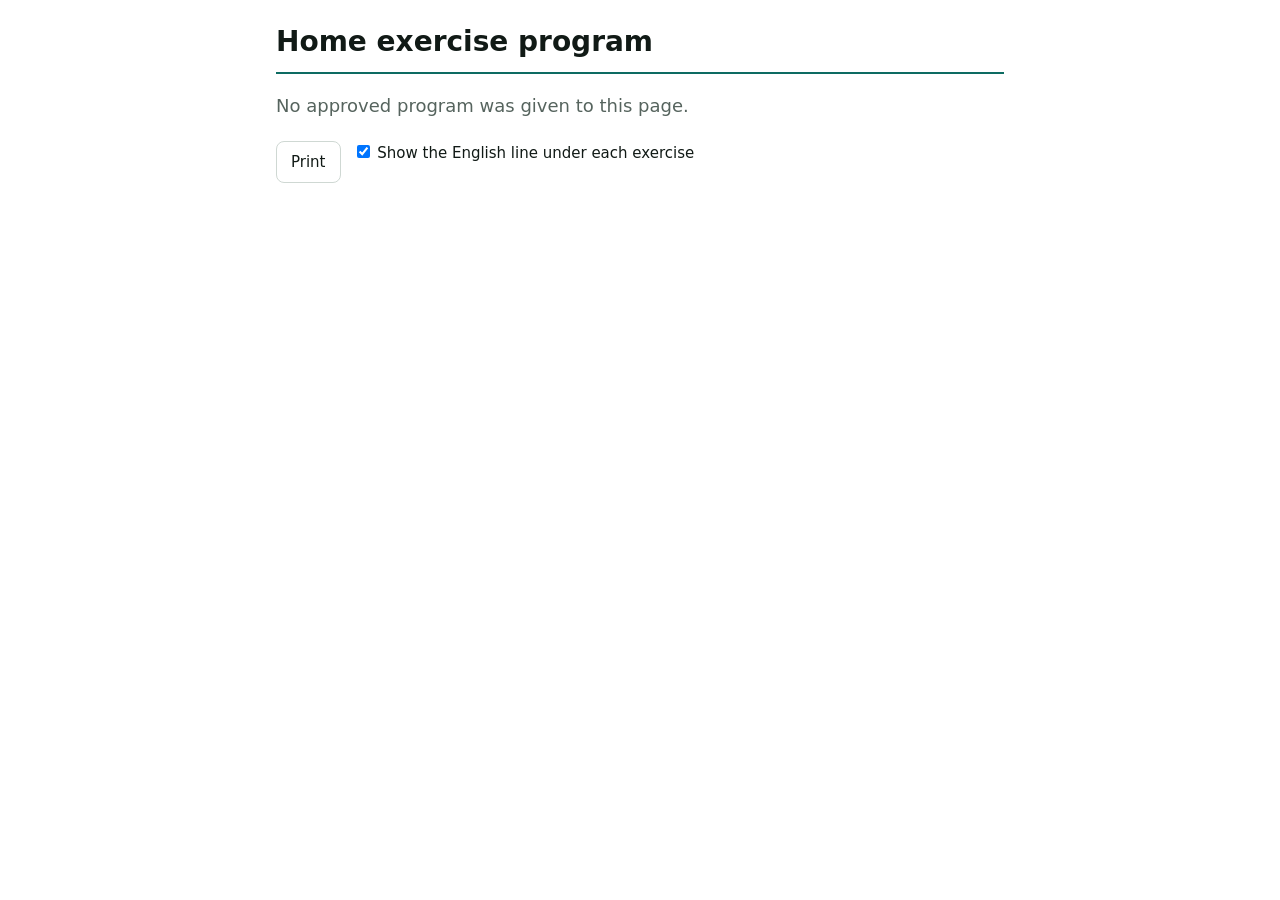
<file: asprescribed/static/patient.html>
<!doctype html>
<html lang="en">
<head>
<meta charset="utf-8">
<meta name="viewport" content="width=device-width, initial-scale=1">
<title>Home exercise program</title>
<style>
  /* The patient's sheet: large type, the patient's language first, printable. The program travels in the
     URL fragment, which the browser never sends to the server. */
  :root { --ink: #111a16; --muted: #56645e; --line: #cfd8d3; --accent: #0d6b62; --bg: #ffffff;
    --sans: system-ui, -apple-system, "Segoe UI", "Noto Sans", "Noto Sans Arabic", "Geeza Pro", Tahoma, sans-serif; color-scheme: light; }
  @media (prefers-color-scheme: dark) { :root { --ink: #e6ede9; --muted: #9aa8a1; --line: #2c3833; --accent: #5bbcaf; --bg: #111715; color-scheme: dark; } }
  * { box-sizing: border-box; }
  body { margin: 0; background: var(--bg); color: var(--ink); font: 18px/1.6 var(--sans); }
  .sheet { max-width: 760px; margin: 0 auto; padding: 24px 16px 48px; }
  header { border-bottom: 2px solid var(--accent); padding-bottom: 12px; margin-bottom: 16px; }
  h1 { margin: 0; font-size: 28px; line-height: 1.3; }
  .sub { color: var(--muted); font-size: 15px; }
  ol { margin: 0; padding: 0; list-style: none; counter-reset: ex; display: grid; gap: 14px; }
  li { counter-increment: ex; border: 1px solid var(--line); border-radius: 10px; padding: 14px 16px; display: grid; gap: 6px; }
  li .text { font-size: 21px; line-height: 1.75; }
  li .text::before { content: counter(ex) ". "; font-weight: 700; color: var(--accent); }
  li .en { font-size: 14px; color: var(--muted); direction: ltr; text-align: left; }
  .tools { display: flex; gap: 12px; flex-wrap: wrap; margin-top: 20px; font-size: 15px; }
  button { font: inherit; border: 1px solid var(--line); background: transparent; color: var(--ink); border-radius: 8px; padding: 8px 14px; cursor: pointer; }
  .empty { color: var(--muted); }
  .note { margin: 20px 0 0; font-size: 14px; color: var(--muted); direction: ltr; text-align: left; }
  @media print { .tools { display: none; } li { break-inside: avoid; } body { background: #fff; color: #000; } }
</style>
</head>
<body>
<div class="sheet" id="sheet">
  <header>
    <h1 id="title">Home exercise program</h1>
    <div class="sub" id="sub"></div>
  </header>
  <ol id="list"></ol>
  <p class="note" id="note" lang="en" hidden></p>
  <div class="tools">
    <button type="button" id="print">Print</button>
    <label><input type="checkbox" id="show-en" checked> Show the English line under each exercise</label>
  </div>
</div>
<script>
"use strict";
// Fixed headings in the patient's language. Code wrote these and nobody on the team reads Arabic or
// Ukrainian, so the sheet says they are machine-written (DECISIONS row 21) until a native speaker checks them.
const CHROME = {
  ar: { dir: "rtl", name: "Arabic", title: "برنامج تمارينك المنزلية", by: "وصفه لك معالجك الفيزيائي", date: "التاريخ" },
  uk: { dir: "ltr", name: "Ukrainian", title: "Ваша програма домашніх вправ", by: "Призначено вашим фізіотерапевтом", date: "Дата" },
  en: { dir: "ltr", name: "English", title: "Your home exercise program", by: "Prescribed by your physiotherapist", date: "Date" },
};
function decode(hash) {
  const b64 = hash.replace(/-/g, "+").replace(/_/g, "/");
  const bin = atob(b64 + "===".slice((b64.length + 3) % 4));
  return JSON.parse(new TextDecoder().decode(Uint8Array.from(bin, (c) => c.charCodeAt(0))));
}
let program = null;
try { program = decode(location.hash.slice(1)); } catch (e) { program = null; }
const list = document.getElementById("list");
if (!program || !program.lines || !program.lines.length) {
  list.replaceWith(Object.assign(document.createElement("p"), { className: "empty", textContent: "No approved program was given to this page." }));
} else {
  const c = CHROME[program.language] || CHROME.en;
  document.documentElement.lang = program.language;
  document.getElementById("sheet").dir = c.dir;
  document.getElementById("title").textContent = c.title;
  document.title = c.title;
  document.getElementById("sub").textContent = `${c.by} · ${c.date} ${program.date} · ${CHROME.en.title}`;
  for (const line of program.lines) {
    const li = document.createElement("li");
    const t = document.createElement("div"); t.className = "text"; t.lang = program.language; t.textContent = line.text;
    const en = document.createElement("div"); en.className = "en"; en.lang = "en"; en.textContent = line.en;
    li.append(t, en); list.append(li);
  }
  if (program.language !== "en") {
    const note = document.getElementById("note");
    note.textContent = `Machine-written: this sheet's ${c.name} headings were written by a model and have not been `
      + `checked by a native speaker. Each exercise line was translated by the generator model and back-translated `
      + `by the falsifier model before the therapist approved it.`;
    note.hidden = false;
  }
}
document.getElementById("print").addEventListener("click", () => window.print());
document.getElementById("show-en").addEventListener("change", (e) => {
  document.querySelectorAll(".en").forEach((n) => { n.hidden = !e.target.checked; });
});
</script>
</body>
</html>
</file>
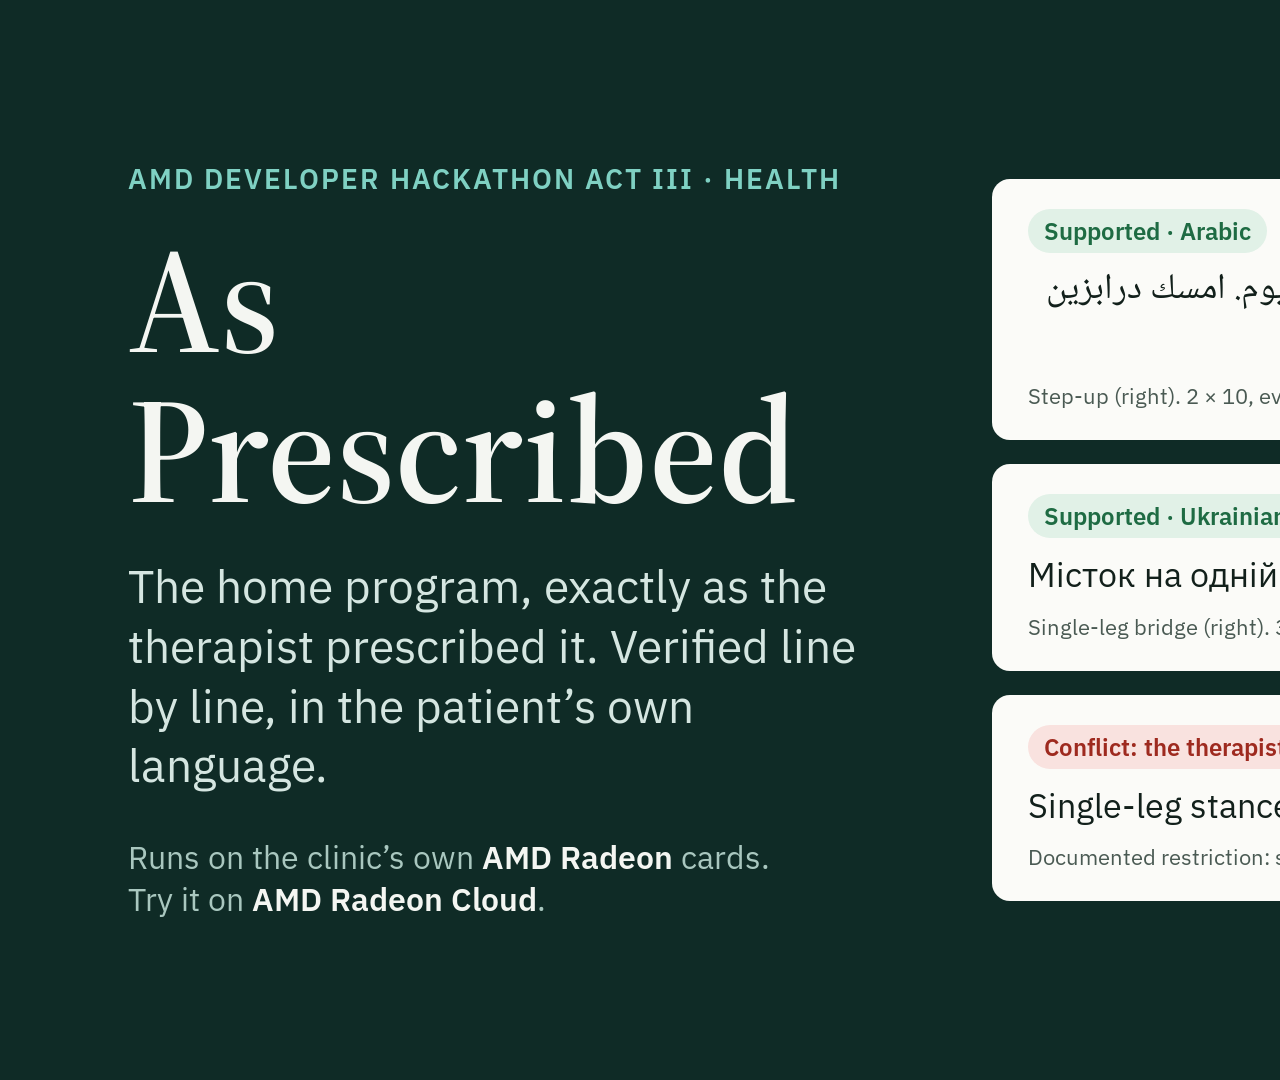
<file: docs/submission/cover.html>
<!doctype html>
<!-- The submission's cover image (16:9). Render: msedge --headless --screenshot=cover.png --window-size=1920,1080 cover.html
     The patient lines are from the recorded clinic runs (S1 Arabic, S2 Ukrainian); their back-translations matched. -->
<html lang="en">
<head>
<meta charset="utf-8">
<title>As Prescribed cover</title>
<link rel="stylesheet" href="https://fonts.googleapis.com/css2?family=Source+Serif+4:wght@600&family=IBM+Plex+Sans:wght@400;600&family=Noto+Naskh+Arabic:wght@500&display=swap">
<style>
  * { box-sizing: border-box; margin: 0; }
  body { width: 1920px; height: 1080px; background: #0F2B26; color: #F4F6F2; font-family: 'IBM Plex Sans', Arial, sans-serif;
         display: grid; grid-template-columns: 1fr 800px; gap: 96px; align-items: center; padding: 120px 128px; overflow: hidden; }
  .eyebrow { font-size: 28px; font-weight: 600; letter-spacing: 2px; text-transform: uppercase; color: #7FD1C3; }
  h1 { font-family: 'Source Serif 4', Georgia, serif; font-size: 150px; font-weight: 600; line-height: 1.0; margin: 28px 0 32px; }
  .tag { font-size: 46px; line-height: 1.3; color: #D5E6E1; }
  .amd { margin-top: 40px; font-size: 32px; color: #A9C7BF; }
  .amd b { color: #F4F6F2; font-weight: 600; }
  .cards { display: flex; flex-direction: column; gap: 24px; }
  .card { background: #FBFBF8; color: #12201B; border-radius: 18px; padding: 30px 36px; display: grid; gap: 12px; }
  .chip { justify-self: start; font-size: 24px; font-weight: 600; padding: 6px 16px; border-radius: 999px; }
  .ok { color: #1E6B43; background: #E1F1E7; } .conflict { color: #9E2A1F; background: #F9E2DF; }
  .pl { font-size: 34px; line-height: 1.45; }
  .ar { font-family: 'Noto Naskh Arabic', 'IBM Plex Sans', serif; direction: rtl; text-align: right; font-size: 36px; }
  .en { font-size: 22px; color: #4A5A53; }
</style>
</head>
<body>
<div>
  <p class="eyebrow">AMD Developer Hackathon ACT III · Health</p>
  <h1>As Prescribed</h1>
  <p class="tag">The home program, exactly as the therapist prescribed it. Verified line by line, in the patient’s own language.</p>
  <p class="amd">Runs on the clinic’s own <b>AMD Radeon</b> cards.<br>Try it on <b>AMD Radeon Cloud</b>.</p>
</div>
<div class="cards">
  <div class="card">
    <span class="chip ok">Supported · Arabic</span>
    <p class="pl ar" lang="ar">الخطوة للأعلى (اليمين). 2 × 10، كل يوم. امسك درابزين الدرج.</p>
    <p class="en">Step-up (right). 2 × 10, every day. Hold the stair rail.</p>
  </div>
  <div class="card">
    <span class="chip ok">Supported · Ukrainian</span>
    <p class="pl" lang="uk">Місток на одній нозі (права). 3 × 10, щодня.</p>
    <p class="en">Single-leg bridge (right). 3 × 10, every day.</p>
  </div>
  <div class="card">
    <span class="chip conflict">Conflict: the therapist decides</span>
    <p class="pl">Single-leg stance on the prosthesis, at home.</p>
    <p class="en">Documented restriction: supervised sessions only.</p>
  </div>
</div>
</body>
</html>
</file>
